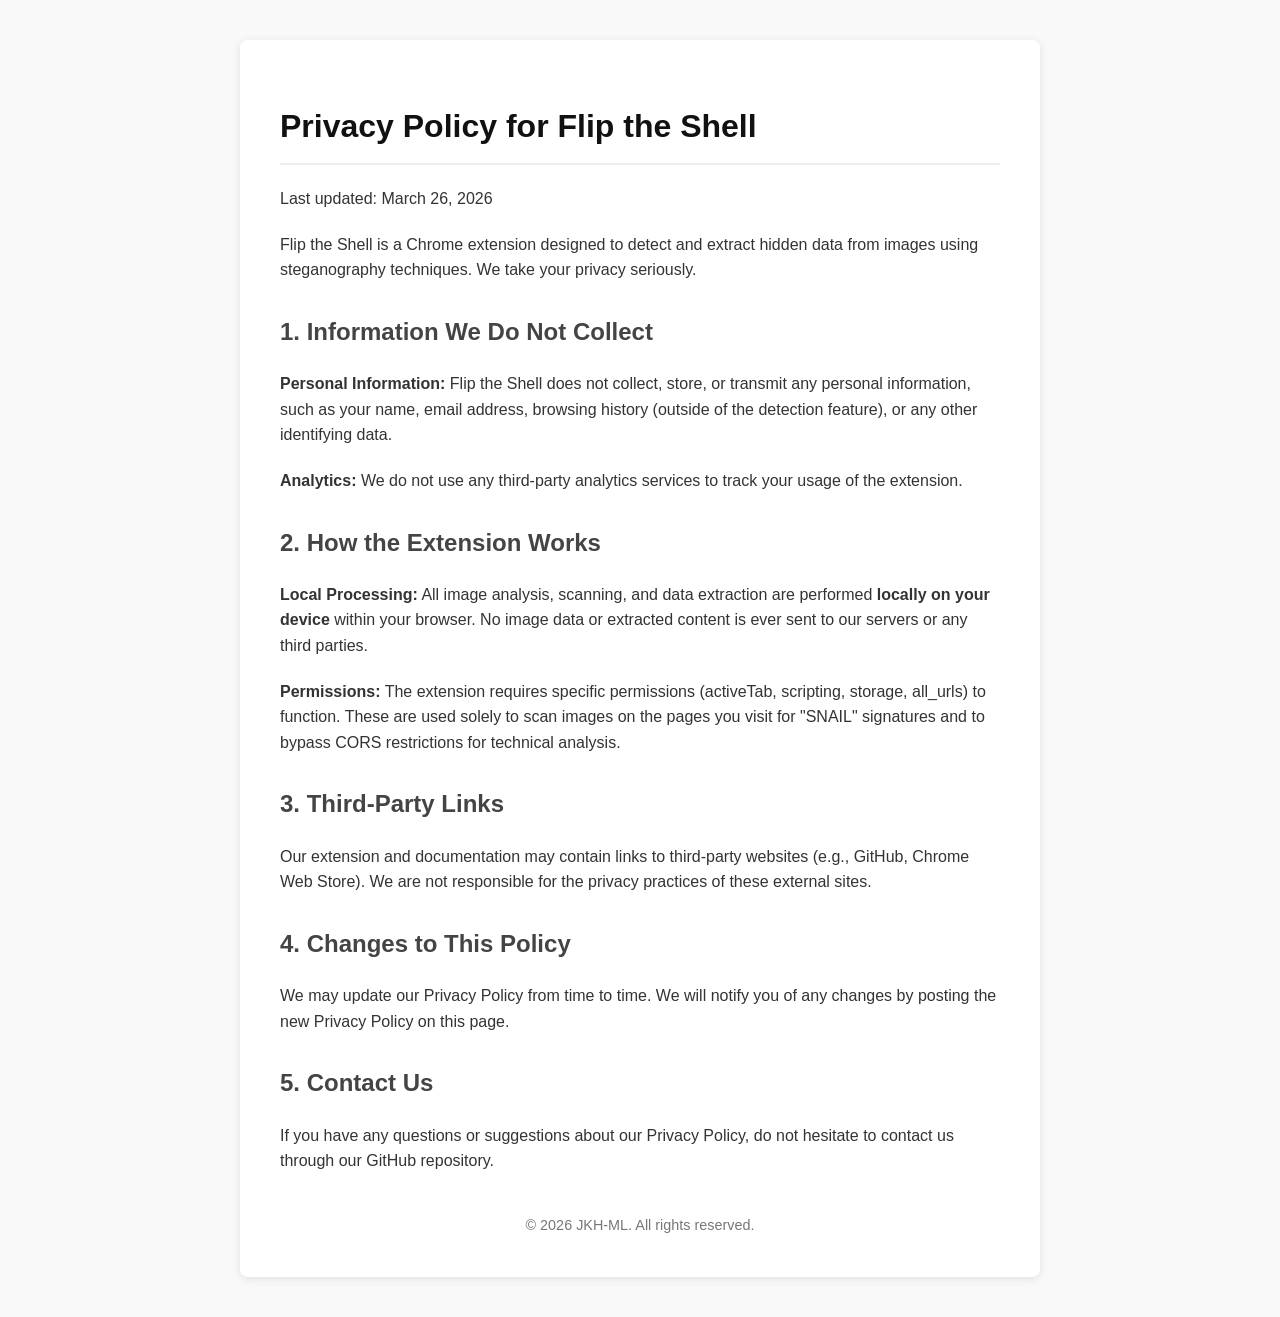
<file: index.html>
<!DOCTYPE html>
<html lang="en">
<head>
    <meta charset="UTF-8">
    <meta name="viewport" content="width=device-width, initial-scale=1.0">
    <title>Privacy Policy - Flip the Shell</title>
    <style>
        body {
            font-family: -apple-system, BlinkMacSystemFont, "Segoe UI", Roboto, Helvetica, Arial, sans-serif;
            line-height: 1.6;
            color: #333;
            max-width: 800px;
            margin: 0 auto;
            padding: 40px 20px;
            background-color: #f9f9f9;
        }
        .container {
            background-color: #fff;
            padding: 40px;
            border-radius: 8px;
            box-shadow: 0 2px 10px rgba(0,0,0,0.1);
        }
        h1 { border-bottom: 2px solid #eee; padding-bottom: 10px; color: #111; }
        h2 { margin-top: 30px; color: #444; }
        p { margin-bottom: 20px; }
        ul { margin-bottom: 20px; }
        li { margin-bottom: 10px; }
        footer { margin-top: 40px; text-align: center; font-size: 0.9em; color: #777; }
    </style>
</head>
<body>
    <div class="container">
        <h1>Privacy Policy for Flip the Shell</h1>
        <p>Last updated: March 26, 2026</p>

        <p>Flip the Shell is a Chrome extension designed to detect and extract hidden data from images using steganography techniques. We take your privacy seriously.</p>

        <h2>1. Information We Do Not Collect</h2>
        <p><strong>Personal Information:</strong> Flip the Shell does not collect, store, or transmit any personal information, such as your name, email address, browsing history (outside of the detection feature), or any other identifying data.</p>
        <p><strong>Analytics:</strong> We do not use any third-party analytics services to track your usage of the extension.</p>

        <h2>2. How the Extension Works</h2>
        <p><strong>Local Processing:</strong> All image analysis, scanning, and data extraction are performed <strong>locally on your device</strong> within your browser. No image data or extracted content is ever sent to our servers or any third parties.</p>
        <p><strong>Permissions:</strong> The extension requires specific permissions (activeTab, scripting, storage, all_urls) to function. These are used solely to scan images on the pages you visit for "SNAIL" signatures and to bypass CORS restrictions for technical analysis.</p>

        <h2>3. Third-Party Links</h2>
        <p>Our extension and documentation may contain links to third-party websites (e.g., GitHub, Chrome Web Store). We are not responsible for the privacy practices of these external sites.</p>

        <h2>4. Changes to This Policy</h2>
        <p>We may update our Privacy Policy from time to time. We will notify you of any changes by posting the new Privacy Policy on this page.</p>

        <h2>5. Contact Us</h2>
        <p>If you have any questions or suggestions about our Privacy Policy, do not hesitate to contact us through our GitHub repository.</p>

        <footer>
            &copy; 2026 JKH-ML. All rights reserved.
        </footer>
    </div>
</body>
</html>
</file>
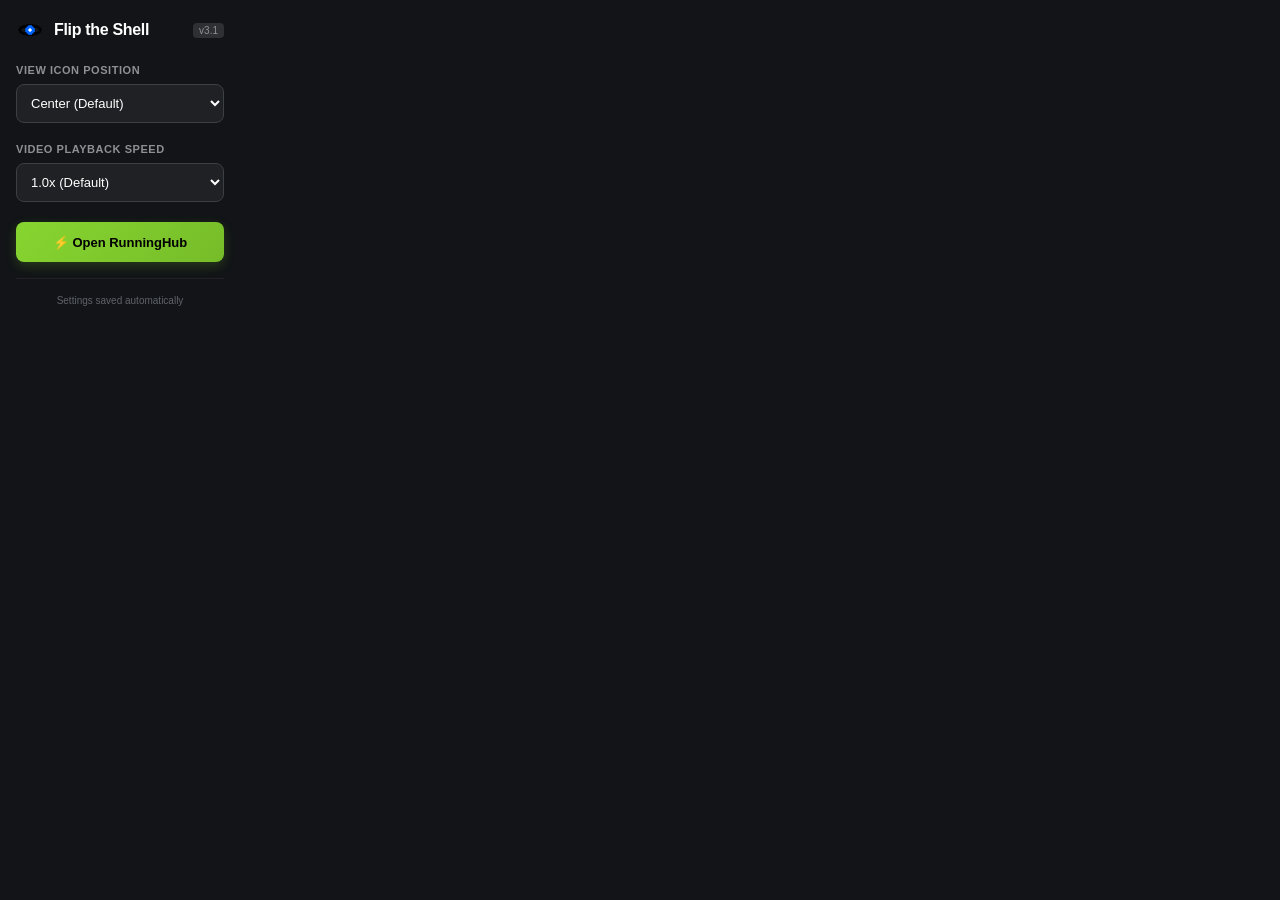
<file: popup.html>
<!DOCTYPE html>
<html>
<head>
  <meta charset="UTF-8">
  <style>
    * { box-sizing: border-box; }
    body { 
      width: 240px; 
      padding: 16px; 
      font-family: -apple-system, BlinkMacSystemFont, "Segoe UI", Roboto, sans-serif; 
      background: #121417; 
      color: #e2e2e6;
      margin: 0;
    }
    .header {
      display: flex;
      align-items: center;
      gap: 10px;
      margin-bottom: 20px;
    }
    .header img {
      width: 28px;
      height: 28px;
    }
    h2 { 
      font-size: 16px; 
      margin: 0; 
      color: #ffffff;
      font-weight: 700;
      letter-spacing: -0.02em;
    }
    .version {
      font-size: 10px;
      color: #909094;
      background: #2e3033;
      padding: 2px 6px;
      border-radius: 4px;
      margin-left: auto;
    }
    .section {
      margin-bottom: 20px;
    }
    label { 
      font-size: 11px; 
      text-transform: uppercase;
      letter-spacing: 0.05em;
      color: #909094; 
      display: block; 
      margin-bottom: 8px; 
      font-weight: 600;
    }
    select { 
      width: 100%; 
      padding: 10px; 
      border-radius: 8px; 
      border: 1px solid #3c4043; 
      background: #1f2124;
      color: #ffffff;
      font-size: 13px; 
      cursor: pointer;
      outline: none;
      transition: all 0.2s;
    }
    select:hover {
      border-color: #5f6368;
      background: #25282c;
    }
    select:focus {
      border-color: #8ab4f8;
      box-shadow: 0 0 0 2px rgba(138, 180, 248, 0.2);
    }
    .btn-container {
      margin-top: 10px;
    }
    .btn-runninghub {
      display: flex;
      align-items: center;
      justify-content: center;
      gap: 8px;
      width: 100%;
      height: 40px;
      background: linear-gradient(135deg, #87d530 0%, #76bc29 100%);
      color: #000;
      text-decoration: none;
      border-radius: 8px;
      font-size: 13px;
      font-weight: 700;
      box-shadow: 0 4px 12px rgba(135, 213, 48, 0.2);
      transition: all 0.2s cubic-bezier(0.4, 0, 0.2, 1);
      border: none;
      cursor: pointer;
    }
    .btn-runninghub:hover {
      transform: translateY(-1px);
      box-shadow: 0 6px 16px rgba(135, 213, 48, 0.3);
      filter: brightness(1.05);
    }
    .btn-runninghub:active {
      transform: translateY(0);
    }
    .footer { 
      margin-top: 16px; 
      font-size: 10px; 
      color: #5f6368; 
      text-align: center; 
      border-top: 1px solid #1f2124;
      padding-top: 16px;
    }
  </style>
</head>
<body>
  <div class="header">
    <img src="icons/icon48.png" alt="logo">
    <h2>Flip the Shell</h2>
    <span class="version">v3.1</span>
  </div>
  
  <div class="section">
    <label for="posSelect">View Icon Position</label>
    <select id="posSelect">
      <option value="center">Center (Default)</option>
      <option value="top-left">Top Left</option>
      <option value="top-right">Top Right</option>
      <option value="bottom-left">Bottom Left</option>
      <option value="bottom-right">Bottom Right</option>
    </select>
  </div>

  <div class="section">
    <label for="speedSelect">Video Playback Speed</label>
    <select id="speedSelect">
      <option value="0.5">0.5x</option>
      <option value="0.75">0.75x</option>
      <option value="1.0" selected>1.0x (Default)</option>
      <option value="1.25">1.25x</option>
      <option value="1.5">1.5x</option>
      <option value="2.0">2.0x</option>
    </select>
  </div>

  <div class="btn-container">
    <a href="https://www.runninghub.ai/?inviteCode=ux1wt2if" target="_blank" class="btn-runninghub">
      ⚡ Open RunningHub
    </a>
  </div>

  <div class="footer">
    Settings saved automatically
  </div>
  <script src="popup.js"></script>
</body>
</html>
</file>
